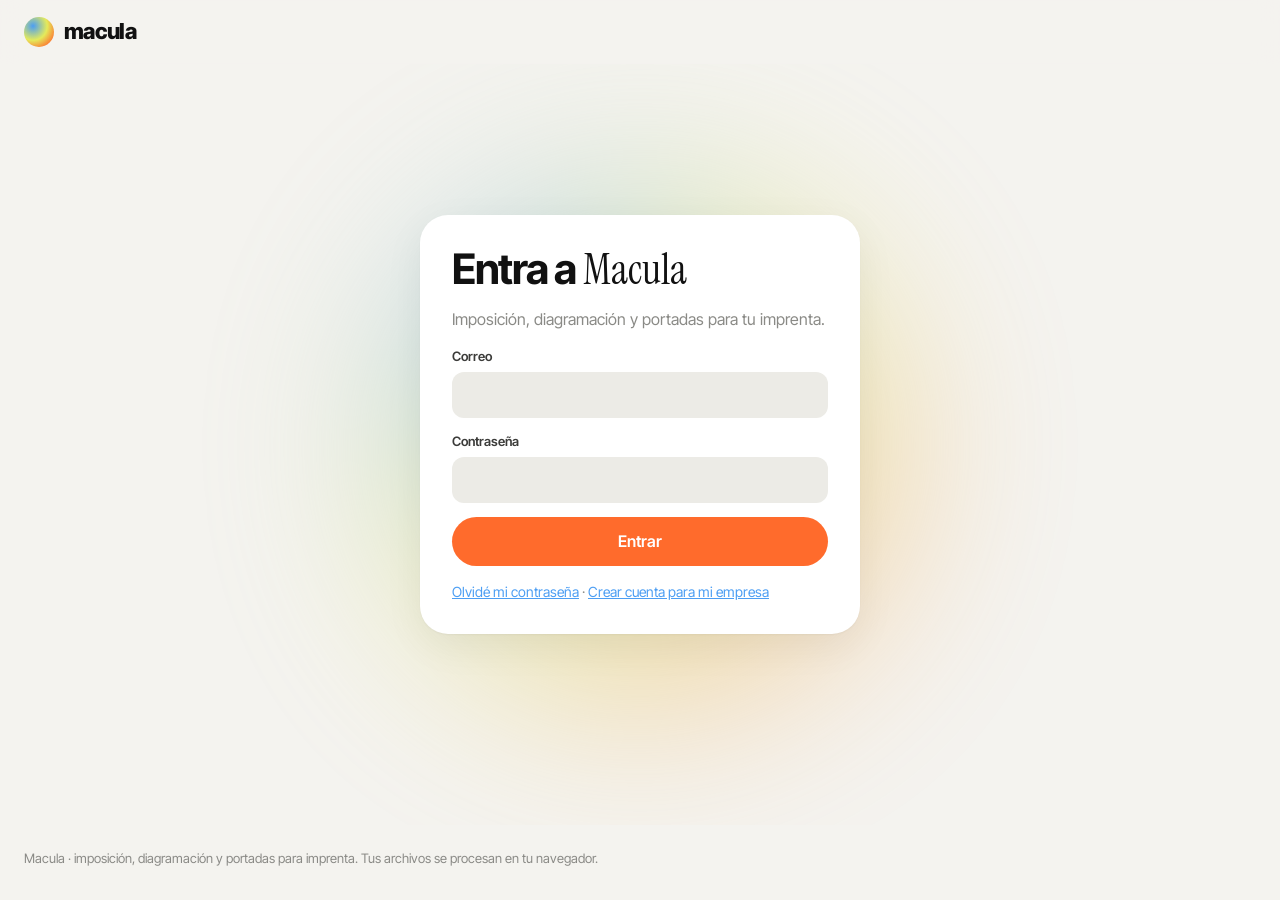
<file: web/acceso.html>
<!doctype html>
<html lang="es">
<head>
  <meta charset="utf-8">
  <meta name="viewport" content="width=device-width, initial-scale=1">
  <title>Macula · entrar</title>
  <meta name="description" content="Macula: imposición, diagramación y portadas para imprenta. Entra o crea la cuenta de tu empresa.">
  <link rel="icon" href="marca.svg" type="image/svg+xml">
  <link rel="preconnect" href="https://fonts.googleapis.com">
  <link rel="preconnect" href="https://fonts.gstatic.com" crossorigin>
  <link href="https://fonts.googleapis.com/css2?family=Inter+Tight:wght@400;500;600;700;800&family=Instrument+Serif:ital@0;1&display=swap" rel="stylesheet">
  <link rel="stylesheet" href="estilos.css">
</head>
<body class="acceso">
  <header class="barra">
    <a class="marca" href="/" aria-label="Macula">
      <span class="marca-orbe" aria-hidden="true"></span>
      <span>macula</span>
    </a>
  </header>
  <main id="acceso" tabindex="-1">
    <div class="cargando"><span class="orbe orbe-respira"></span><p>Un momento…</p></div>
  </main>
  <footer class="pie">
    <p>Macula · imposición, diagramación y portadas para imprenta. Tus archivos se procesan en tu navegador.</p>
  </footer>
  <div class="aviso-flotante" id="aviso" role="status" aria-live="polite"></div>
  <script type="module" src="acceso.js"></script>
</body>
</html>
</file>
<file: web/estilos.css>
/* Montajes · sistema visual inspirado en dormi (ver docs/PLANEACION.md §6). */

:root {
  --fondo: #f4f3ef;
  --superficie: #ffffff;
  --superficie-2: #ecebe6;
  --tinta: #111111;
  --tinta-suave: #3b3b39;
  --gris: #8a8a86;
  --linea: #dddcd6;
  --azul: #4c9ef3;
  --naranja: #ff6b2c;
  --lima: #e4ea5b;
  --lavanda: #8b8cf0;
  --lavanda-suave: #dcdcfb;
  --ok: #2f9e6b;
  --error: #d93b2b;
  --sobre-oscuro: #ffffff;
  --oscuro: #111111;
  --radio: 28px;
  --radio-chico: 14px;
  --sombra: 0 1px 2px rgb(0 0 0 / 0.04), 0 12px 40px rgb(0 0 0 / 0.06);
  --orbe: radial-gradient(circle at 30% 30%, var(--azul) 0%, var(--lima) 48%, var(--naranja) 85%);
  --fuente: "Inter Tight", ui-sans-serif, system-ui, -apple-system, "Segoe UI", sans-serif;
  --serif: "Instrument Serif", ui-serif, Georgia, serif;
  color-scheme: light;
}

@media (prefers-color-scheme: dark) {
  :root:not([data-theme="light"]) {
    --fondo: #0e0e10;
    --superficie: #1a1a1d;
    --superficie-2: #232327;
    --tinta: #f2f2ef;
    --tinta-suave: #cfcfca;
    --gris: #8f8f8a;
    --linea: #2e2e33;
    --lavanda-suave: #34345a;
    --oscuro: #000000;
    color-scheme: dark;
  }
}
:root[data-theme="dark"] {
  --fondo: #0e0e10;
  --superficie: #1a1a1d;
  --superficie-2: #232327;
  --tinta: #f2f2ef;
  --tinta-suave: #cfcfca;
  --gris: #8f8f8a;
  --linea: #2e2e33;
  --lavanda-suave: #34345a;
  --oscuro: #000000;
  color-scheme: dark;
}

* { box-sizing: border-box; }
html { -webkit-text-size-adjust: 100%; }
body {
  margin: 0;
  background: var(--fondo);
  color: var(--tinta);
  font-family: var(--fuente);
  font-size: 16px;
  line-height: 1.45;
  min-height: 100vh;
  display: flex;
  flex-direction: column;
}
main { flex: 1; width: 100%; max-width: 1280px; margin: 0 auto; padding: 8px 24px 48px; outline: none; }
h1, h2, h3 { margin: 0; letter-spacing: -0.02em; line-height: 1.05; }
h1 { font-size: clamp(40px, 6vw, 72px); font-weight: 700; }
h2 { font-size: 28px; font-weight: 700; }
h3 { font-size: 18px; font-weight: 600; }
p { margin: 0; }
a { color: inherit; }
.serif { font-family: var(--serif); font-weight: 400; letter-spacing: 0; }
.resaltado { background: var(--lavanda-suave); color: var(--tinta); padding: 0 .25em; border-radius: 6px; box-decoration-break: clone; -webkit-box-decoration-break: clone; }
.tenue { color: var(--gris); }
.num { font-variant-numeric: tabular-nums; }

/* ── Barra superior ── */
.barra {
  position: sticky; top: 0; z-index: 10;
  display: flex; align-items: center; justify-content: space-between; gap: 16px;
  max-width: 1280px; width: 100%; margin: 0 auto; padding: 16px 24px;
  background: color-mix(in srgb, var(--fondo) 85%, transparent);
  backdrop-filter: blur(12px);
}
.marca { display: flex; align-items: center; gap: 10px; font-weight: 800; font-size: 22px; text-decoration: none; letter-spacing: -0.03em; }
.marca-orbe { width: 30px; height: 30px; border-radius: 50%; background: var(--orbe); filter: blur(.3px); }
.nav { display: flex; gap: 4px; background: var(--oscuro); padding: 5px; border-radius: 999px; }
.nav a { color: #e9e9e4; text-decoration: none; padding: 9px 16px; border-radius: 999px; font-weight: 500; font-size: 15px; white-space: nowrap; }
.nav a:hover { color: #fff; }
.nav a.activa { background: #fff; color: #111; }

@media (max-width: 720px) {
  /* Sin backdrop-filter: si no, la barra fija de abajo queda atrapada en el encabezado. */
  .barra { padding: 12px 16px; position: static; backdrop-filter: none; background: transparent; }
  main { padding: 8px 16px 120px; }
  .nav {
    position: fixed; left: 16px; right: 16px; bottom: 16px; justify-content: space-between;
    box-shadow: 0 10px 30px rgb(0 0 0 / .25);
  }
  .nav a { padding: 10px 7px; font-size: 12.5px; }
}

/* ── Orbes ── */
.orbe { display: block; border-radius: 50%; background: var(--orbe); filter: blur(18px); }
.orbe-respira { width: 120px; height: 120px; animation: respira 2.4s ease-in-out infinite; }
@keyframes respira { 50% { transform: scale(1.12) rotate(25deg); filter: blur(24px); } }
@media (prefers-reduced-motion: reduce) { .orbe-respira { animation: none; } }

.cargando { display: grid; place-items: center; gap: 24px; padding: 120px 0; color: var(--gris); }

/* ── Tarjetas ── */
.tarjeta { background: var(--superficie); border-radius: var(--radio); padding: 28px; box-shadow: var(--sombra); }
.tarjeta-oscura { background: var(--oscuro); color: var(--sobre-oscuro); border-radius: var(--radio); padding: 28px; }
.tarjeta-oscura .tenue { color: #9c9c97; }
.rejilla { display: grid; gap: 20px; }

/* ── Inicio ── */
.hero { position: relative; overflow: hidden; padding: 56px 40px; border-radius: 36px; background: var(--superficie); box-shadow: var(--sombra); margin-top: 8px; }
.hero .orbe { position: absolute; width: 520px; height: 520px; right: -140px; top: -160px; filter: blur(60px); opacity: .9; }
.hero > *:not(.orbe) { position: relative; }
.hero p.lead { font-size: 20px; max-width: 560px; margin-top: 18px; color: var(--tinta-suave); }
.hero .acciones { margin-top: 28px; display: flex; gap: 12px; flex-wrap: wrap; }
.productos { grid-template-columns: repeat(5, 1fr); margin-top: 20px; }
@media (max-width: 1240px) { .productos { grid-template-columns: repeat(3, 1fr); } }
@media (max-width: 1000px) { .productos { grid-template-columns: repeat(2, 1fr); } }
@media (max-width: 520px) { .productos { grid-template-columns: 1fr; } .hero { padding: 36px 24px; } }
.producto { text-decoration: none; display: flex; flex-direction: column; gap: 14px; min-height: 220px; transition: transform .15s ease; }
.producto:hover { transform: translateY(-3px); }
.producto .forma { width: 56px; height: 56px; }
.producto p { color: var(--gris); font-size: 15px; }
.producto .ir { margin-top: auto; font-weight: 600; }
.estado-catalogo { display: flex; gap: 20px; flex-wrap: wrap; align-items: center; justify-content: space-between; margin-top: 20px; }
.cifras { display: flex; gap: 40px; flex-wrap: wrap; }
.cifra b { display: block; font-size: 44px; font-weight: 700; letter-spacing: -0.03em; line-height: 1; }
.cifra span { font-size: 14px; color: var(--gris); }

/* ── Botones ── */
.boton {
  appearance: none; border: 0; cursor: pointer; font: inherit; font-weight: 600;
  display: inline-flex; align-items: center; justify-content: center; gap: 8px;
  padding: 13px 22px; border-radius: 999px; background: var(--oscuro); color: #fff; text-decoration: none;
  transition: transform .12s ease, opacity .12s ease;
}
.boton:hover { transform: translateY(-1px); }
.boton:active { transform: translateY(0); }
.boton:disabled { opacity: .35; cursor: not-allowed; transform: none; }
.boton-claro { background: var(--superficie-2); color: var(--tinta); }
.boton-naranja { background: var(--naranja); color: #fff; }
.boton-blanco { background: #fff; color: #111; }
.boton-chico { padding: 8px 14px; font-size: 14px; }
.boton:focus-visible, .chip:focus-visible, input:focus-visible, select:focus-visible { outline: 3px solid var(--lavanda); outline-offset: 2px; }

/* ── Espacio de trabajo ── */
.encabezado { display: flex; align-items: flex-end; justify-content: space-between; gap: 16px; flex-wrap: wrap; margin: 16px 0 20px; }
.encabezado h1 { font-size: clamp(36px, 5vw, 56px); }
.encabezado p { color: var(--gris); max-width: 520px; margin-top: 8px; }
.trabajo { display: grid; grid-template-columns: 380px 1fr; gap: 20px; align-items: start; }
@media (max-width: 980px) { .trabajo { grid-template-columns: 1fr; } }
.panel { display: grid; gap: 16px; }
.paso { display: grid; gap: 14px; }
.paso-titulo { display: flex; align-items: center; gap: 10px; }
.paso-num { width: 28px; height: 28px; border-radius: 50%; display: grid; place-items: center; font-size: 13px; font-weight: 700; background: var(--superficie-2); }
.paso.listo .paso-num { background: var(--lima); color: #111; }

.soltar {
  border: 2px dashed var(--linea); border-radius: 22px; padding: 28px 18px; text-align: center; cursor: pointer;
  display: grid; gap: 8px; place-items: center; transition: border-color .15s, background .15s;
}
.soltar:hover, .soltar.encima { border-color: var(--azul); background: color-mix(in srgb, var(--azul) 6%, transparent); }
.soltar .orbe { width: 54px; height: 54px; filter: blur(8px); }
.soltar input { display: none; }
.archivo { display: flex; align-items: center; gap: 12px; padding: 12px 14px; background: var(--superficie-2); border-radius: var(--radio-chico); }
.archivo .orbe { width: 34px; height: 34px; flex: none; filter: blur(4px); }
.archivo b { display: block; font-size: 15px; word-break: break-all; }
.archivo span { font-size: 13px; color: var(--gris); }
.archivo button { margin-left: auto; }

.campo { display: grid; gap: 6px; }
.campo > span { font-size: 13px; font-weight: 600; color: var(--tinta-suave); }
.campo small { color: var(--gris); font-size: 12px; }
.fila { display: grid; grid-template-columns: 1fr 1fr; gap: 12px; }
.fila-3 { display: grid; grid-template-columns: repeat(3, 1fr); gap: 12px; }
input[type="text"], input[type="number"], select {
  width: 100%; font: inherit; font-size: 15px; color: var(--tinta); background: var(--superficie-2);
  border: 1px solid transparent; border-radius: 12px; padding: 11px 12px;
}
input[type="number"] { font-variant-numeric: tabular-nums; }
input:hover, select:hover { border-color: var(--linea); }
.chips { display: flex; flex-wrap: wrap; gap: 6px; }
.chip {
  appearance: none; border: 1px solid var(--linea); background: transparent; color: var(--tinta);
  font: inherit; font-size: 14px; font-weight: 500; padding: 8px 14px; border-radius: 999px; cursor: pointer;
}
.chip[aria-pressed="true"] { background: var(--oscuro); border-color: var(--oscuro); color: #fff; }
.interruptor { display: flex; align-items: center; justify-content: space-between; gap: 12px; font-size: 15px; cursor: pointer; }
.interruptor input { appearance: none; width: 44px; height: 26px; border-radius: 999px; background: var(--linea); position: relative; cursor: pointer; flex: none; transition: background .15s; }
.interruptor input::after { content: ""; position: absolute; top: 3px; left: 3px; width: 20px; height: 20px; border-radius: 50%; background: #fff; transition: transform .15s; box-shadow: 0 1px 3px rgb(0 0 0 / .2); }
.interruptor input:checked { background: var(--naranja); }
.interruptor input:checked::after { transform: translateX(18px); }
details.avanzado summary { cursor: pointer; font-weight: 600; font-size: 14px; color: var(--tinta-suave); }
details.avanzado[open] summary { margin-bottom: 12px; }

/* Resultado */
.resultado { display: grid; gap: 20px; }
.metricas { display: grid; grid-template-columns: repeat(3, 1fr); gap: 16px; }
.metrica b { display: block; font-size: clamp(40px, 5vw, 64px); font-weight: 700; letter-spacing: -0.04em; line-height: 1; font-variant-numeric: tabular-nums; }
.metrica span { font-size: 13px; color: #9c9c97; }
.explicacion { font-size: 17px; line-height: 1.5; color: #e7e7e2; }
.explicacion .resaltado { background: #3d3d78; color: #fff; }
.acciones-resultado { display: flex; gap: 10px; flex-wrap: wrap; align-items: center; }
.avisos { display: grid; gap: 8px; margin: 0; padding: 0; list-style: none; }
.avisos li { display: flex; gap: 10px; align-items: flex-start; font-size: 14px; padding: 10px 14px; border-radius: 12px; background: color-mix(in srgb, var(--naranja) 12%, var(--superficie)); }
.avisos li::before { content: ""; width: 8px; height: 8px; margin-top: 6px; border-radius: 50%; background: var(--naranja); flex: none; }
.error-caja { padding: 16px 18px; border-radius: 18px; background: color-mix(in srgb, var(--error) 12%, var(--superficie)); color: var(--tinta); font-size: 15px; }

/* Vista previa */
.vista-previa { padding: 20px; }
.vista-previa-cabeza { display: flex; justify-content: space-between; align-items: center; gap: 12px; flex-wrap: wrap; margin-bottom: 14px; }
.lienzo { background: var(--superficie-2); border-radius: 20px; padding: 18px; display: grid; place-items: center; min-height: 360px; }
.lienzo svg { width: 100%; height: auto; max-height: 68vh; }
.vacio { text-align: center; color: var(--gris); display: grid; gap: 14px; place-items: center; }
.vacio .orbe { width: 140px; height: 140px; filter: blur(30px); opacity: .7; }
.paginador { display: flex; gap: 6px; align-items: center; flex-wrap: wrap; }
.leyenda { display: flex; gap: 16px; flex-wrap: wrap; font-size: 12px; color: var(--gris); margin-top: 12px; }
.leyenda i { display: inline-block; width: 18px; height: 0; border-top: 2px solid; vertical-align: middle; margin-right: 6px; }

/* Catálogos */
.lista { display: grid; grid-template-columns: repeat(auto-fill, minmax(260px, 1fr)); gap: 16px; }
.item { display: grid; gap: 10px; align-content: start; }
.item-cabeza { display: flex; gap: 12px; align-items: center; }
.item-cabeza .forma { width: 40px; height: 40px; flex: none; }
.item dl { display: grid; grid-template-columns: auto 1fr; gap: 4px 12px; margin: 0; font-size: 14px; }
.item dt { color: var(--gris); }
.item dd { margin: 0; font-variant-numeric: tabular-nums; }
.item .acciones { display: flex; gap: 8px; margin-top: 6px; }
.etiqueta { display: inline-block; font-size: 12px; font-weight: 600; padding: 3px 10px; border-radius: 999px; background: var(--superficie-2); }
.pestanas { display: flex; gap: 6px; margin-bottom: 16px; }
dialog { border: 0; border-radius: var(--radio); padding: 0; background: var(--superficie); color: var(--tinta); width: min(560px, calc(100vw - 32px)); box-shadow: 0 30px 80px rgb(0 0 0 / .3); }
dialog::backdrop { background: rgb(17 17 17 / .45); backdrop-filter: blur(4px); }
dialog form { padding: 28px; display: grid; gap: 14px; max-height: 85vh; overflow: auto; }
dialog .acciones { display: flex; gap: 10px; justify-content: flex-end; margin-top: 6px; }

/* Portada */
.tira-portada svg { width: 100%; height: auto; }

/* Pie y avisos */
.pie { max-width: 1280px; width: 100%; margin: 0 auto; padding: 24px 24px 32px; color: var(--gris); font-size: 13px; display: flex; justify-content: space-between; gap: 12px; flex-wrap: wrap; }
@media (max-width: 720px) { .pie { padding-bottom: 110px; } }
.aviso-flotante {
  position: fixed; left: 50%; bottom: 28px; transform: translate(-50%, 140%); z-index: 50;
  background: var(--oscuro); color: #fff; padding: 12px 20px; border-radius: 999px; font-size: 15px;
  transition: transform .25s ease, opacity .25s ease, visibility .25s; pointer-events: none; max-width: calc(100vw - 32px);
  opacity: 0; visibility: hidden;
}
.aviso-flotante.visible { transform: translate(-50%, 0); opacity: 1; visibility: visible; }
@media (max-width: 720px) { .aviso-flotante { bottom: 96px; } }

/* Revisión del PDF (preflight), como la lista de hábitos de dormi */
.revision { display: grid; gap: 10px; }
.revision-cabeza { display: flex; justify-content: space-between; align-items: center; gap: 10px; flex-wrap: wrap; }
.sello { font-size: 13px; font-weight: 700; padding: 5px 12px; border-radius: 999px; }
.sello-ok { background: var(--lima); color: #111; }
.sello-aviso { background: color-mix(in srgb, var(--naranja) 18%, var(--superficie)); color: var(--tinta); }
.sello-error { background: var(--error); color: #fff; }
.revision details summary { cursor: pointer; font-size: 14px; color: var(--tinta-suave); }
.revision-lista { list-style: none; margin: 10px 0 0; padding: 0; display: grid; gap: 8px; }
.revision-lista li { display: grid; grid-template-columns: 18px 1fr; column-gap: 8px; font-size: 14px; line-height: 1.35; }
.revision-lista li::before { content: ""; width: 14px; height: 14px; border-radius: 5px; margin-top: 2px; grid-row: span 2; }
.revision-lista small { color: var(--gris); font-size: 12px; }
.revision-error::before { background: var(--error); }
.revision-advertencia::before { background: var(--naranja); }
.revision-info::before { background: var(--lavanda); }
.se-corrige, .puede-corregirse { font-style: normal; font-weight: 600; font-size: 11px; padding: 1px 8px; border-radius: 999px; margin-left: 4px; white-space: nowrap; }
.se-corrige { background: var(--lima); color: #111; }
.puede-corregirse { background: var(--superficie-2); color: var(--tinta-suave); }

/* Buscador de máquinas */
.buscador-maquinas { display: grid; gap: 14px; margin-bottom: 4px; }
.buscador-orbe { width: 40px; height: 40px; flex: none; filter: blur(6px); }
.buscador-maquinas input[type="search"] { font-size: 17px; padding: 14px 16px; border-radius: 16px; width: 100%; font: inherit; color: var(--tinta); background: var(--superficie-2); border: 1px solid transparent; }
.resultados-maquinas { list-style: none; margin: 0; padding: 0; display: grid; gap: 8px; }
.resultados-maquinas li { display: flex; align-items: center; justify-content: space-between; gap: 12px; padding: 12px 14px; border-radius: 16px; background: var(--superficie-2); }
.resultados-maquinas li div { display: grid; gap: 2px; }
.resultados-maquinas li span { font-size: 13px; }
.busqueda-ia { display: flex; align-items: center; gap: 12px; flex-wrap: wrap; margin-top: 12px; }
.clave-ia { display: grid; gap: 10px; margin-top: 12px; padding: 16px; border-radius: 16px; background: var(--superficie-2); }
.buscando { display: flex; gap: 14px; align-items: center; margin-top: 12px; }
.buscando .orbe { width: 48px; height: 48px; flex: none; filter: blur(8px); }
.buscando div, .ia-encontrado { display: grid; gap: 4px; }
.ia-encontrado { margin-top: 12px; padding: 14px 16px; border-radius: 16px; background: color-mix(in srgb, var(--lima) 35%, var(--superficie)); }
.fuentes { font-size: 13px; }

/* Combinado: cantidades por diseño */
.cantidades { display: grid; gap: 8px; }
.cantidad { display: grid; grid-template-columns: 1fr 110px; gap: 10px; align-items: center; font-size: 14px; }
.cantidad span { overflow: hidden; text-overflow: ellipsis; white-space: nowrap; }

/* Nube del taller */
.nube { display: grid; gap: 14px; margin-bottom: 20px; }
.nube-apagada { border: 2px solid color-mix(in srgb, var(--naranja) 45%, transparent); }
.nube-cabeza { display: flex; gap: 14px; align-items: flex-start; }
.nube-cabeza .orbe { width: 44px; height: 44px; flex: none; filter: blur(6px); }
.nube-cabeza p { margin-top: 4px; }
.nube-codigo { display: flex; gap: 10px; align-items: center; flex-wrap: wrap; }
.nube-codigo code { font-size: 17px; font-weight: 700; letter-spacing: .06em; padding: 8px 14px; border-radius: 12px; background: var(--superficie-2); }
.nube-unir { display: flex; gap: 8px; flex: 1; min-width: 260px; }
.nube-unir input { flex: 1; font: inherit; font-size: 15px; color: var(--tinta); background: var(--superficie-2); border: 1px solid transparent; border-radius: 999px; padding: 10px 16px; text-transform: uppercase; }
#nube-estado[data-estado="error"] { color: var(--error); }
#nube-estado[data-estado="ok"]::before { content: "✓ "; color: var(--ok); font-weight: 700; }

/* Cotización */
.columna-resultado { display: grid; gap: 20px; align-content: start; min-width: 0; }
.cotizacion { display: grid; gap: 14px; }
.cotizacion-orbe { width: 40px; height: 40px; flex: none; filter: blur(6px); }
.acabados { display: grid; gap: 8px; }
.acabado { display: grid; grid-template-columns: 1fr 130px 110px auto; gap: 8px; align-items: center; }
@media (max-width: 560px) { .acabado { grid-template-columns: 1fr 1fr; } }
.cotizacion-cifras { display: grid; grid-template-columns: repeat(4, 1fr); gap: 10px; }
.cotizacion-cifras div { background: var(--superficie-2); border-radius: 16px; padding: 12px; display: grid; gap: 2px; }
.cotizacion-cifras b { font-size: 24px; letter-spacing: -0.02em; }
.cotizacion-cifras span { font-size: 12px; color: var(--gris); }
@media (max-width: 560px) { .cotizacion-cifras { grid-template-columns: 1fr 1fr; } }
.cotizacion-tabla { width: 100%; border-collapse: collapse; font-size: 15px; }
.cotizacion-tabla td { padding: 10px 0; border-bottom: 1px solid var(--linea); vertical-align: top; }
.cotizacion-tabla td:last-child { text-align: right; white-space: nowrap; padding-left: 12px; }
.cotizacion-tabla tr.sub td { font-weight: 700; }
.cotizacion-total { display: grid; grid-template-columns: 1fr 1fr; gap: 12px; background: var(--oscuro); color: #fff; border-radius: 20px; padding: 18px 20px; }
.cotizacion-total span { display: block; font-size: 13px; color: #9c9c97; }
.cotizacion-total b { font-size: clamp(26px, 4vw, 40px); letter-spacing: -0.03em; }
.aviso-suave { font-size: 14px; padding: 10px 14px; border-radius: 12px; background: color-mix(in srgb, var(--naranja) 12%, var(--superficie)); }

/* Páginas del libro: qué es cada página */
.grilla-paginas { display: grid; grid-template-columns: repeat(auto-fill, minmax(96px, 1fr)); gap: 10px; max-height: 520px; overflow: auto; padding: 2px; }
.pagina-rol { display: grid; gap: 6px; padding: 6px; border-radius: 14px; background: var(--superficie-2); border: 2px solid transparent; }
.pagina-rol.rol-caratula { border-color: var(--naranja); background: color-mix(in srgb, var(--naranja) 10%, var(--superficie)); }
.pagina-rol.rol-excluir { opacity: .5; }
.pagina-mini { position: relative; display: grid; place-items: center; aspect-ratio: 3 / 4; background: var(--superficie); border-radius: 8px; overflow: hidden; }
.pagina-mini img { width: 100%; height: 100%; object-fit: contain; }
.pagina-mini b { position: absolute; left: 4px; bottom: 4px; font-size: 11px; background: var(--oscuro); color: #fff; border-radius: 999px; padding: 1px 7px; }
.pagina-rol select { font-size: 12px; padding: 6px; border-radius: 8px; }
.caratula { display: grid; gap: 14px; }
.explicacion-clara { font-size: 15px; line-height: 1.5; }

/* Diagramación */
textarea {
  width: 100%; font: inherit; font-size: 15px; color: var(--tinta); background: var(--superficie-2);
  border: 1px solid transparent; border-radius: 12px; padding: 11px 12px; resize: vertical;
}
textarea:hover { border-color: var(--linea); }
.fila-2 { display: grid; grid-template-columns: repeat(2, 1fr); gap: 12px; }
.fila-4 { display: grid; grid-template-columns: repeat(4, 1fr); gap: 10px; }
@media (max-width: 560px) { .fila-2, .fila-4 { grid-template-columns: 1fr 1fr; } }
.enlace { appearance: none; background: none; border: 0; padding: 0; font: inherit; color: var(--azul); text-decoration: underline; cursor: pointer; }
.lista-capitulos { margin: 0; padding-left: 22px; display: grid; gap: 4px; font-size: 14px; max-height: 260px; overflow: auto; }
.componiendo { display: flex; align-items: center; gap: 18px; }
.componiendo .orbe { width: 56px; height: 56px; flex: none; filter: blur(10px); }
.componiendo p { font-size: 17px; }
.pliego-libro { display: grid; grid-template-columns: 1fr 1fr; width: 100%; max-width: 760px; box-shadow: 0 10px 30px rgb(0 0 0 / .12); }
.pliego-libro > * { width: 100%; height: auto; display: block; background: #fff; }
.pliego-libro > :first-child { box-shadow: inset -14px 0 18px -14px rgb(0 0 0 / .25); }
.pliego-libro .pagina-vacia { background: transparent; box-shadow: none; }
.pliego-libro .pagina-cargando { background: linear-gradient(90deg, #f3f3ef, #fafaf7, #f3f3ef); }
.paginador input[type="range"] { width: 140px; accent-color: var(--naranja); }

/* Cuentas y suscripción */
.barra { gap: 12px; }
.cuenta-boton {
  display: inline-flex; align-items: center; gap: 8px; text-decoration: none; color: var(--tinta);
  font-size: 14px; font-weight: 600; padding: 9px 14px; border-radius: 999px; background: var(--superficie); border: 1px solid var(--linea);
  max-width: 220px; white-space: nowrap; overflow: hidden; text-overflow: ellipsis;
}
.cuenta-boton::before { content: ""; width: 18px; height: 18px; border-radius: 50%; background: var(--orbe); flex: none; }
.cuenta-boton span { overflow: hidden; text-overflow: ellipsis; }
@media (max-width: 720px) { .cuenta-boton { max-width: 150px; font-size: 13px; padding: 7px 10px; } }
.franja-cuenta { margin: 0 auto 8px; max-width: 1240px; padding: 10px 18px; border-radius: 14px; font-size: 14px; background: color-mix(in srgb, var(--naranja) 14%, var(--superficie)); }
.franja-cuenta[data-tono="error"] { background: color-mix(in srgb, var(--error) 16%, var(--superficie)); }
.franja-cuenta a { color: inherit; font-weight: 700; }
@media (max-width: 720px) { .franja-cuenta { margin: 0 16px 8px; } }
.planes { display: grid; grid-template-columns: repeat(auto-fit, minmax(170px, 1fr)); gap: 10px; }
.plan {
  appearance: none; text-align: left; font: inherit; color: var(--tinta); cursor: pointer; display: grid; gap: 6px; align-content: start;
  padding: 16px; border-radius: 18px; border: 1.5px solid var(--linea); background: var(--superficie);
}
.plan b { font-size: 16px; }
.plan .plan-precio { font-size: 26px; font-weight: 700; letter-spacing: -0.03em; }
.plan .plan-precio small { font-size: 13px; font-weight: 500; color: var(--gris); }
.plan .plan-usuarios { font-size: 13px; font-weight: 600; }
.plan .tenue { font-size: 13px; }
.plan.elegido { border-color: var(--naranja); box-shadow: 0 0 0 3px color-mix(in srgb, var(--naranja) 20%, transparent); }
input[type="email"], input[type="password"], input[type="tel"] {
  width: 100%; font: inherit; font-size: 15px; color: var(--tinta); background: var(--superficie-2);
  border: 1px solid transparent; border-radius: 12px; padding: 11px 12px;
}
input.codigo { font-size: 26px; letter-spacing: 0.4em; text-align: center; font-variant-numeric: tabular-nums; }
body.acceso main { display: grid; place-items: center; min-height: 70vh; position: relative; }
.acceso-fondo { position: absolute; inset: 0; display: grid; place-items: center; pointer-events: none; overflow: hidden; z-index: -1; }
.acceso-fondo .orbe { width: 520px; height: 520px; filter: blur(90px); opacity: .45; }
.acceso-tarjeta { width: 100%; max-width: 440px; display: grid; gap: 16px; padding: 32px; }
.acceso-tarjeta.acceso-ancha { max-width: 760px; }
.acceso-tarjeta h1 { font-size: clamp(30px, 5vw, 42px); line-height: 1.05; letter-spacing: -0.03em; }
.acceso-enlaces { font-size: 14px; color: var(--gris); }
.tabla { width: 100%; border-collapse: collapse; font-size: 14px; }
.tabla th { text-align: left; font-size: 12px; color: var(--gris); font-weight: 600; padding: 6px 8px; border-bottom: 1px solid var(--linea); }
.tabla td { padding: 10px 8px; border-bottom: 1px solid var(--linea); vertical-align: top; }
.tabla td.num { font-variant-numeric: tabular-nums; white-space: nowrap; }
.tabla-desliza { overflow-x: auto; }
.lista-usuarios { list-style: none; margin: 0; padding: 0; display: grid; gap: 8px; }
.lista-usuarios li { display: flex; align-items: center; justify-content: space-between; gap: 10px; padding: 10px 12px; border-radius: 12px; background: var(--superficie-2); }
.lista-usuarios li div { display: grid; gap: 2px; min-width: 0; }
.lista-usuarios li span { font-size: 13px; overflow-wrap: anywhere; }
.lista-usuarios li.inactivo { opacity: .55; }
.metricas-5 { grid-template-columns: repeat(auto-fit, minmax(120px, 1fr)); }
.metricas-5 .metrica b { font-size: clamp(26px, 3.4vw, 40px); }
.acciones-empresa summary { list-style: none; }
.acciones-empresa[open] { min-width: 300px; }
.plan-edicion { padding: 12px; border-radius: 14px; background: var(--superficie-2); display: grid; gap: 10px; }
.trabajo > * { min-width: 0; }
.metricas-cuenta { grid-template-columns: repeat(auto-fit, minmax(130px, 1fr)); }
.metricas-cuenta .metrica b { font-size: clamp(22px, 2.6vw, 34px); letter-spacing: -0.02em; overflow-wrap: anywhere; }
#ad-contenido { display: grid; gap: 20px; }
.pagina-rol.rol-guarda { border-color: var(--azul); background: color-mix(in srgb, var(--azul) 12%, var(--superficie)); }
.aviso-dobles { display: grid; gap: 10px; justify-items: start; padding: 14px 16px; border-radius: 14px; font-size: 14px; background: color-mix(in srgb, var(--naranja) 12%, var(--superficie)); }
.comparar-papel .fila-actual td { background: color-mix(in srgb, var(--lima) 22%, transparent); }
.fila-escala { display: flex; gap: 10px; align-items: center; } .fila-escala input { max-width: 120px; }
.nota { font-size: 13px; color: var(--gris); margin: 6px 0 0; line-height: 1.45; }
.verificado { margin: 12px 0 0; font-size: 13px; color: #3fbf6e; line-height: 1.45; }
</file>
